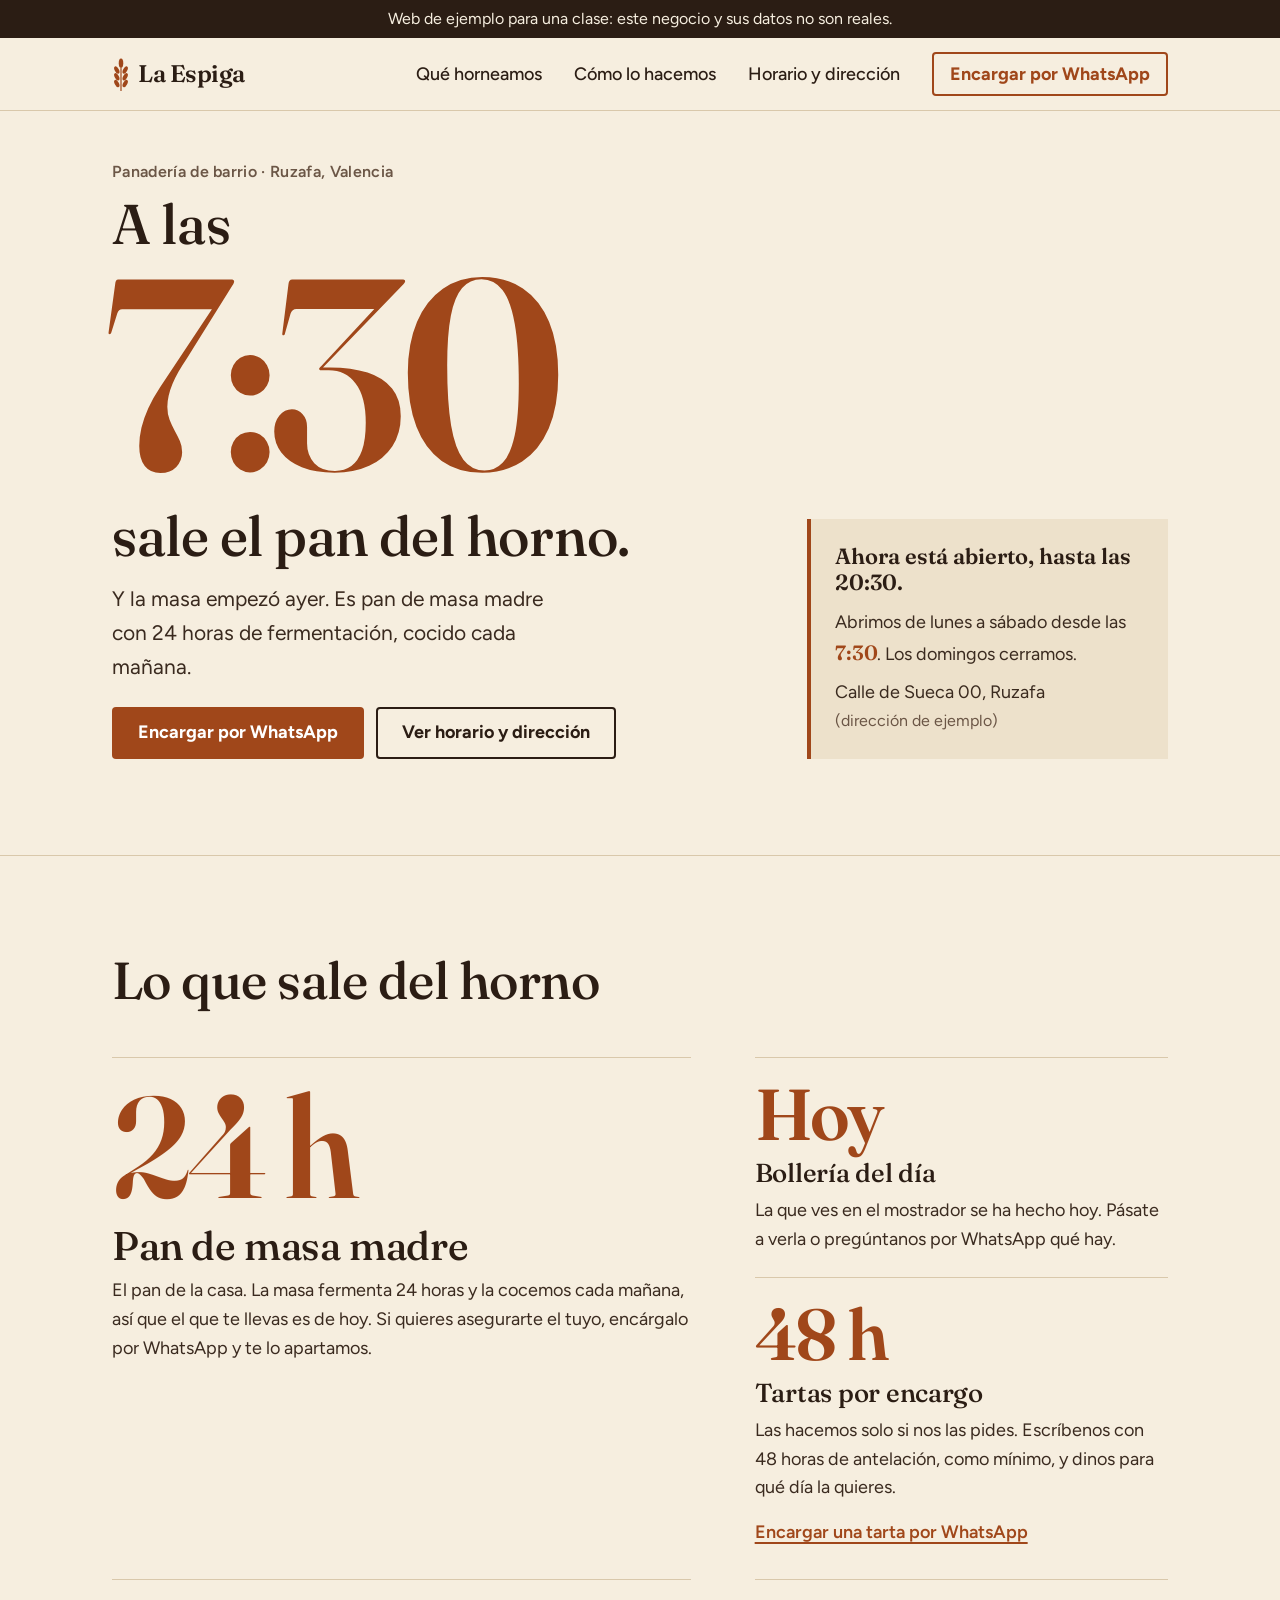
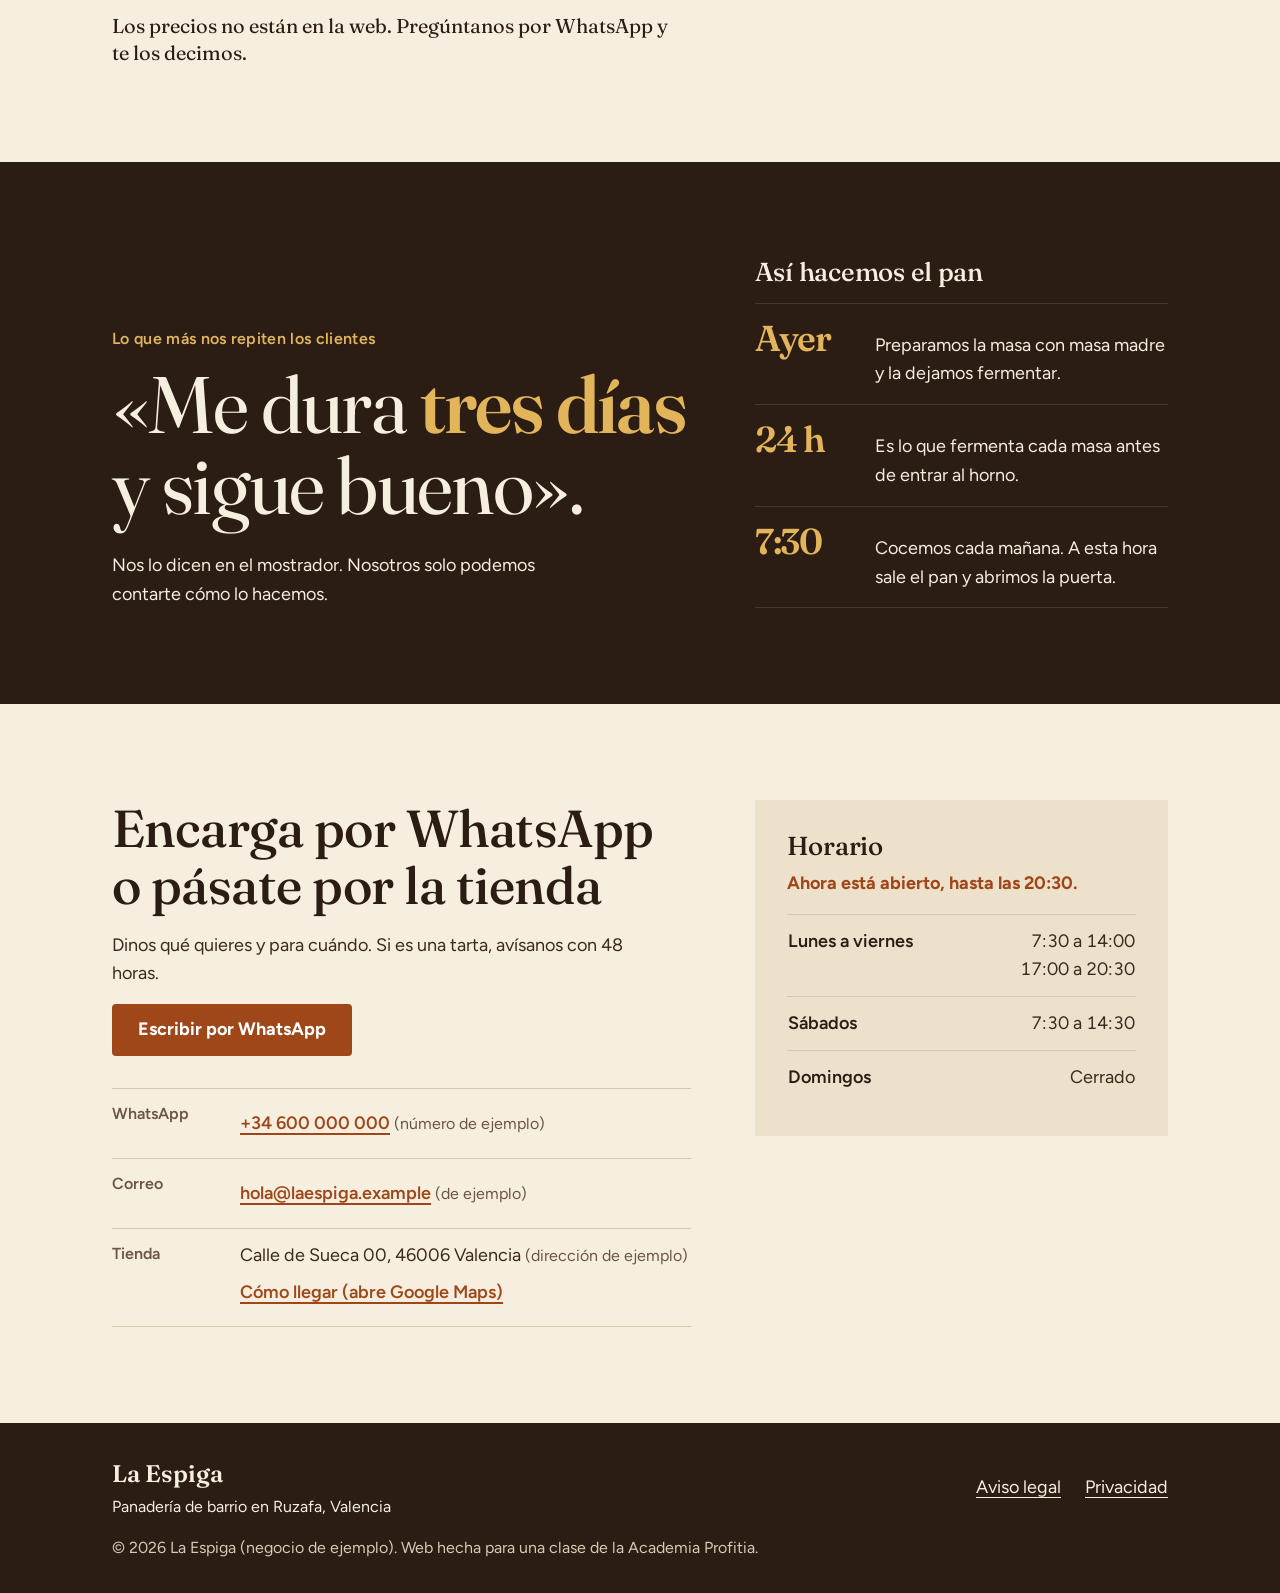
<file: ejemplo/la-espiga/index.html>
<!doctype html>
<html lang="es">
<head>
<meta charset="utf-8">
<meta name="viewport" content="width=device-width, initial-scale=1">
<title>La Espiga · Pan de masa madre en Ruzafa, Valencia</title>
<meta name="description" content="Panadería de barrio en Ruzafa. Pan de masa madre con 24 horas de fermentación, que sale del horno a las 7:30. Encarga por WhatsApp. Web de ejemplo.">
<meta property="og:type" content="website">
<meta property="og:locale" content="es_ES">
<meta property="og:title" content="La Espiga · Pan de masa madre en Ruzafa">
<meta property="og:description" content="A las 7:30 sale el pan del horno. Masa madre con 24 horas de fermentación, bollería del día y tartas por encargo.">
<meta name="theme-color" content="#2B1D14">
<link rel="preload" href="fuentes/fraunces.woff2" as="font" type="font/woff2" crossorigin>
<link rel="stylesheet" href="estilos.css">
<link rel="icon" href="favicon.svg" type="image/svg+xml">
<script src="script.js" defer></script>
<script type="application/ld+json">
{
  "@context": "https://schema.org",
  "@type": "Bakery",
  "name": "La Espiga",
  "description": "Panadería de barrio en Ruzafa (Valencia). Pan de masa madre con 24 horas de fermentación, bollería del día y tartas por encargo. Negocio de ejemplo para una clase: los datos de contacto no son reales.",
  "telephone": "+34600000000",
  "email": "hola@laespiga.example",
  "address": {
    "@type": "PostalAddress",
    "streetAddress": "Calle de Sueca 00",
    "postalCode": "46006",
    "addressLocality": "Valencia",
    "addressCountry": "ES"
  },
  "openingHoursSpecification": [
    {
      "@type": "OpeningHoursSpecification",
      "dayOfWeek": ["Monday", "Tuesday", "Wednesday", "Thursday", "Friday"],
      "opens": "07:30",
      "closes": "14:00"
    },
    {
      "@type": "OpeningHoursSpecification",
      "dayOfWeek": ["Monday", "Tuesday", "Wednesday", "Thursday", "Friday"],
      "opens": "17:00",
      "closes": "20:30"
    },
    {
      "@type": "OpeningHoursSpecification",
      "dayOfWeek": "Saturday",
      "opens": "07:30",
      "closes": "14:30"
    }
  ]
}
</script>
</head>
<body>
<a class="saltar" href="#contenido">Saltar al contenido</a>

<p class="aviso-ejemplo">Web de ejemplo para una clase: este negocio y sus datos no son reales.</p>

<header class="cabecera">
  <div class="ancho cabecera__fila">
    <a class="marca" href="#inicio" aria-label="La Espiga, inicio">
      <svg class="marca__espiga" viewBox="0 0 24 44" width="18" height="33" aria-hidden="true" focusable="false">
        <path d="M12 44V14" fill="none" stroke="currentColor" stroke-width="1.6" stroke-linecap="round"/>
        <ellipse cx="12" cy="7" rx="3" ry="6.2" fill="currentColor"/>
        <ellipse cx="6.4" cy="16" rx="2.7" ry="5.4" transform="rotate(-28 6.4 16)" fill="currentColor"/>
        <ellipse cx="17.6" cy="16" rx="2.7" ry="5.4" transform="rotate(28 17.6 16)" fill="currentColor"/>
        <ellipse cx="6.4" cy="25" rx="2.7" ry="5.4" transform="rotate(-28 6.4 25)" fill="currentColor"/>
        <ellipse cx="17.6" cy="25" rx="2.7" ry="5.4" transform="rotate(28 17.6 25)" fill="currentColor"/>
        <ellipse cx="6.4" cy="34" rx="2.7" ry="5.4" transform="rotate(-28 6.4 34)" fill="currentColor"/>
        <ellipse cx="17.6" cy="34" rx="2.7" ry="5.4" transform="rotate(28 17.6 34)" fill="currentColor"/>
      </svg>
      <span class="marca__nombre">La Espiga</span>
    </a>
    <button class="menu-boton" type="button" aria-expanded="false" aria-controls="menu">Menú</button>
    <nav class="menu" id="menu" aria-label="Secciones de la página">
      <ul>
        <li><a href="#horno">Qué horneamos</a></li>
        <li><a href="#masa">Cómo lo hacemos</a></li>
        <li><a href="#contacto">Horario y dirección</a></li>
        <li><a class="menu__whatsapp" href="https://wa.me/34600000000?text=Hola%2C%20La%20Espiga.%20Quiero%20hacer%20un%20encargo%3A%20" rel="noopener">Encargar por WhatsApp</a></li>
      </ul>
    </nav>
  </div>
</header>

<main id="contenido">

  <section class="portada" id="inicio">
    <div class="ancho portada__rejilla">
      <div class="portada__principal">
        <p class="sobretitulo">Panadería de barrio · Ruzafa, Valencia</p>
        <h1 class="portada__titulo">
          <span class="portada__pre">A las</span>
          <span class="cifra portada__hora">7:30</span>
          <span class="portada__frase">sale el pan del horno.</span>
        </h1>
        <p class="portada__entrada">Y la masa empezó ayer. Es pan de masa madre con 24 horas de fermentación, cocido cada mañana.</p>
        <div class="portada__botones">
          <a class="boton boton--principal" href="https://wa.me/34600000000?text=Hola%2C%20La%20Espiga.%20Quiero%20hacer%20un%20encargo%3A%20" rel="noopener">Encargar por WhatsApp</a>
          <a class="boton boton--linea" href="#contacto">Ver horario y dirección</a>
        </div>
      </div>

      <aside class="nota" aria-label="Horario de hoy">
        <p class="nota__estado" data-estado hidden></p>
        <p class="nota__texto">Abrimos de lunes a sábado desde las <span class="cifra cifra--linea">7:30</span>. Los domingos cerramos.</p>
        <p class="nota__texto">Calle de Sueca 00, Ruzafa <span class="marca-ejemplo">(dirección de ejemplo)</span></p>
      </aside>
    </div>
  </section>

  <section class="horno" id="horno">
    <div class="ancho">
      <h2 class="titulo-seccion aparece">Lo que sale del horno</h2>

      <ul class="lista-horno">
        <li class="producto producto--grande aparece">
          <p class="cifra producto__cifra" aria-hidden="true">24 h</p>
          <div class="producto__cuerpo">
            <h3>Pan de masa madre</h3>
            <p>El pan de la casa. La masa fermenta 24 horas y la cocemos cada mañana, así que el que te llevas es de hoy. Si quieres asegurarte el tuyo, encárgalo por WhatsApp y te lo apartamos.</p>
          </div>
        </li>
        <li class="producto aparece">
          <p class="cifra producto__cifra" aria-hidden="true">Hoy</p>
          <div class="producto__cuerpo">
            <h3>Bollería del día</h3>
            <p>La que ves en el mostrador se ha hecho hoy. Pásate a verla o pregúntanos por WhatsApp qué hay.</p>
          </div>
        </li>
        <li class="producto aparece">
          <p class="cifra producto__cifra" aria-hidden="true">48 h</p>
          <div class="producto__cuerpo">
            <h3>Tartas por encargo</h3>
            <p>Las hacemos solo si nos las pides. Escríbenos con 48 horas de antelación, como mínimo, y dinos para qué día la quieres.</p>
            <p><a class="enlace" href="https://wa.me/34600000000?text=Hola%2C%20La%20Espiga.%20Quiero%20encargar%20una%20tarta%20para%20el%20d%C3%ADa%20" rel="noopener">Encargar una tarta por WhatsApp</a></p>
          </div>
        </li>
      </ul>

      <p class="precios aparece">Los precios no están en la web. Pregúntanos por WhatsApp y te los decimos.</p>
    </div>
  </section>

  <section class="masa" id="masa">
    <div class="ancho masa__rejilla">
      <div class="masa__cita aparece">
        <p class="sobretitulo sobretitulo--claro">Lo que más nos repiten los clientes</p>
        <h2 class="masa__frase">«Me dura <span class="cifra cifra--trigo">tres días</span> y sigue bueno».</h2>
        <p class="masa__explica">Nos lo dicen en el mostrador. Nosotros solo podemos contarte cómo lo hacemos.</p>
      </div>

      <div class="masa__pasos">
        <h3 class="masa__subtitulo aparece">Así hacemos el pan</h3>
        <ol class="pasos">
          <li class="paso aparece">
            <p class="cifra cifra--trigo paso__cifra">Ayer</p>
            <p class="paso__texto">Preparamos la masa con masa madre y la dejamos fermentar.</p>
          </li>
          <li class="paso aparece">
            <p class="cifra cifra--trigo paso__cifra">24 h</p>
            <p class="paso__texto">Es lo que fermenta cada masa antes de entrar al horno.</p>
          </li>
          <li class="paso aparece">
            <p class="cifra cifra--trigo paso__cifra">7:30</p>
            <p class="paso__texto">Cocemos cada mañana. A esta hora sale el pan y abrimos la puerta.</p>
          </li>
        </ol>
      </div>
    </div>
  </section>

  <section class="contacto" id="contacto">
    <div class="ancho contacto__rejilla">
      <div class="contacto__encargo aparece">
        <h2 class="titulo-seccion">Encarga por WhatsApp o pásate por la tienda</h2>
        <p>Dinos qué quieres y para cuándo. Si es una tarta, avísanos con 48 horas.</p>
        <p><a class="boton boton--principal" href="https://wa.me/34600000000?text=Hola%2C%20La%20Espiga.%20Quiero%20hacer%20un%20encargo%3A%20" rel="noopener">Escribir por WhatsApp</a></p>
        <dl class="datos">
          <div>
            <dt>WhatsApp</dt>
            <dd><a class="enlace" href="https://wa.me/34600000000" rel="noopener">+34 600 000 000</a> <span class="marca-ejemplo">(número de ejemplo)</span></dd>
          </div>
          <div>
            <dt>Correo</dt>
            <dd><a class="enlace" href="mailto:hola@laespiga.example">hola@laespiga.example</a> <span class="marca-ejemplo">(de ejemplo)</span></dd>
          </div>
          <div>
            <dt>Tienda</dt>
            <dd>Calle de Sueca 00, 46006 Valencia <span class="marca-ejemplo">(dirección de ejemplo)</span><br>
              <a class="enlace" href="https://www.google.com/maps/search/?api=1&amp;query=Calle+de+Sueca+00%2C+46006+Valencia" rel="noopener">Cómo llegar (abre Google Maps)</a></dd>
          </div>
        </dl>
      </div>

      <div class="contacto__horario aparece">
        <h3 class="contacto__subtitulo">Horario</h3>
        <p class="estado-linea" data-estado hidden></p>
        <table class="horario">
          <tbody>
            <tr>
              <th scope="row">Lunes a viernes</th>
              <td><span>7:30 a 14:00</span><span>17:00 a 20:30</span></td>
            </tr>
            <tr>
              <th scope="row">Sábados</th>
              <td><span>7:30 a 14:30</span></td>
            </tr>
            <tr>
              <th scope="row">Domingos</th>
              <td><span>Cerrado</span></td>
            </tr>
          </tbody>
        </table>
      </div>
    </div>
  </section>

</main>

<footer class="pie">
  <div class="ancho pie__fila">
    <p class="pie__marca">La Espiga <span>Panadería de barrio en Ruzafa, Valencia</span></p>
    <ul class="pie__enlaces">
      <li><a href="aviso-legal.html">Aviso legal</a></li>
      <li><a href="privacidad.html">Privacidad</a></li>
    </ul>
    <p class="pie__nota">© 2026 La Espiga (negocio de ejemplo). Web hecha para una clase de la Academia Profitia.</p>
  </div>
</footer>

</body>
</html>
</file>
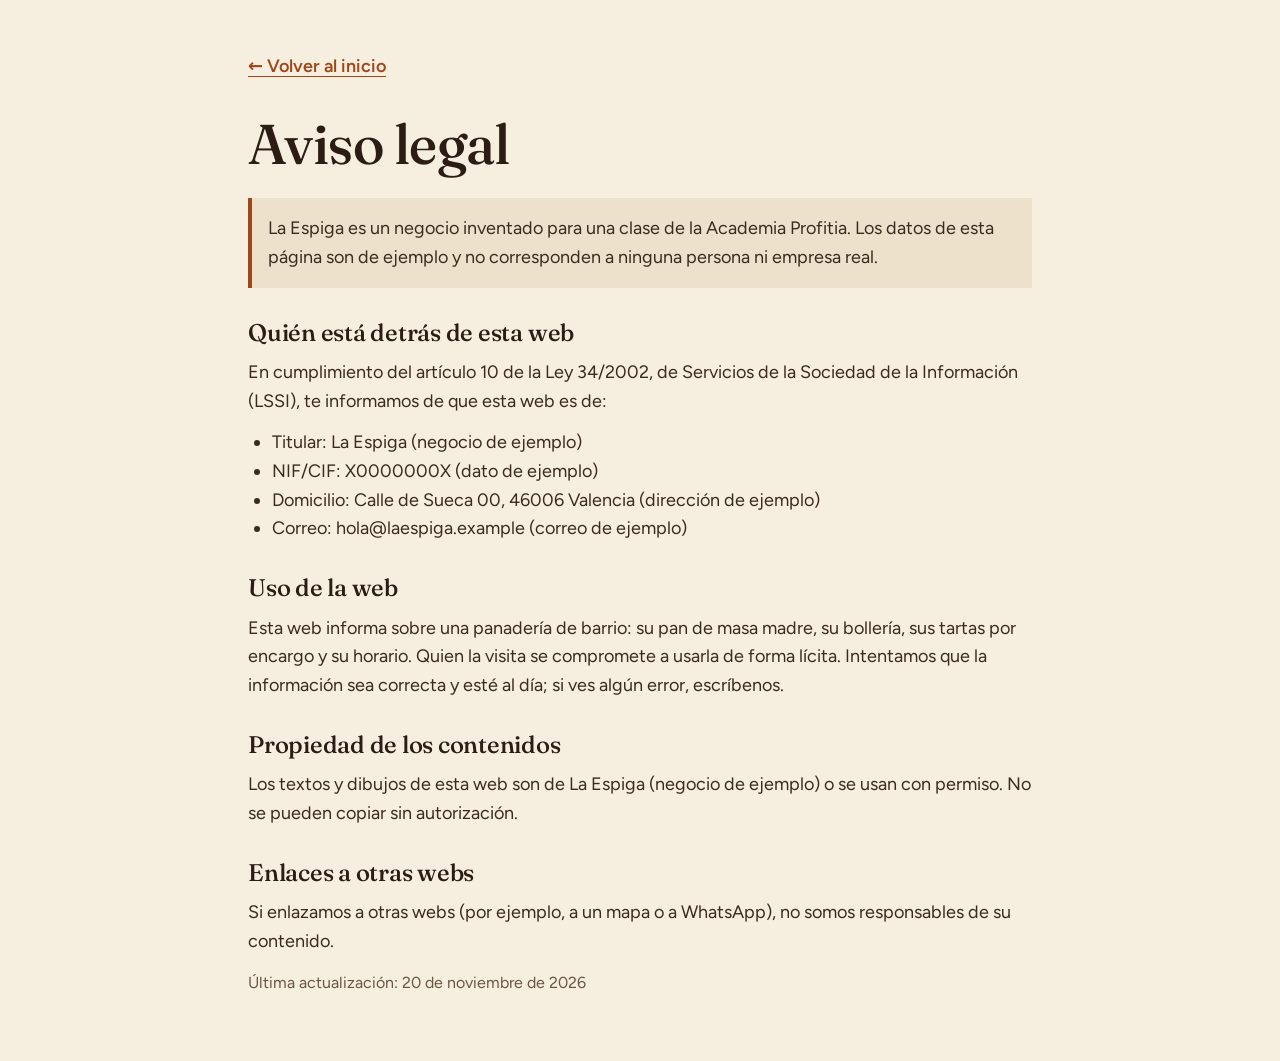
<file: ejemplo/la-espiga/aviso-legal.html>
<!doctype html>
<html lang="es">
<head>
<meta charset="utf-8">
<meta name="viewport" content="width=device-width, initial-scale=1">
<title>Aviso legal · La Espiga</title>
<meta name="description" content="Aviso legal de La Espiga, panadería de ejemplo en Ruzafa, Valencia.">
<link rel="stylesheet" href="estilos.css">
<link rel="icon" href="favicon.svg" type="image/svg+xml">
</head>
<body>
<main class="pagina-simple">
  <p><a href="index.html">← Volver al inicio</a></p>
  <h1>Aviso legal</h1>

  <p class="nota-ejemplo">La Espiga es un negocio inventado para una clase de la Academia Profitia. Los datos de esta página son de ejemplo y no corresponden a ninguna persona ni empresa real.</p>

  <h2>Quién está detrás de esta web</h2>
  <p>En cumplimiento del artículo 10 de la Ley 34/2002, de Servicios de la Sociedad de la Información
  (LSSI), te informamos de que esta web es de:</p>
  <ul>
    <li>Titular: La Espiga (negocio de ejemplo)</li>
    <li>NIF/CIF: X0000000X (dato de ejemplo)</li>
    <li>Domicilio: Calle de Sueca 00, 46006 Valencia (dirección de ejemplo)</li>
    <li>Correo: hola@laespiga.example (correo de ejemplo)</li>
  </ul>

  <h2>Uso de la web</h2>
  <p>Esta web informa sobre una panadería de barrio: su pan de masa madre, su bollería, sus tartas por
  encargo y su horario. Quien la visita se compromete a usarla de forma lícita. Intentamos que la
  información sea correcta y esté al día; si ves algún error, escríbenos.</p>

  <h2>Propiedad de los contenidos</h2>
  <p>Los textos y dibujos de esta web son de La Espiga (negocio de ejemplo) o se usan con permiso. No se
  pueden copiar sin autorización.</p>

  <h2>Enlaces a otras webs</h2>
  <p>Si enlazamos a otras webs (por ejemplo, a un mapa o a WhatsApp), no somos responsables de
  su contenido.</p>

  <p><small>Última actualización: 20 de noviembre de 2026</small></p>
</main>
</body>
</html>
</file>
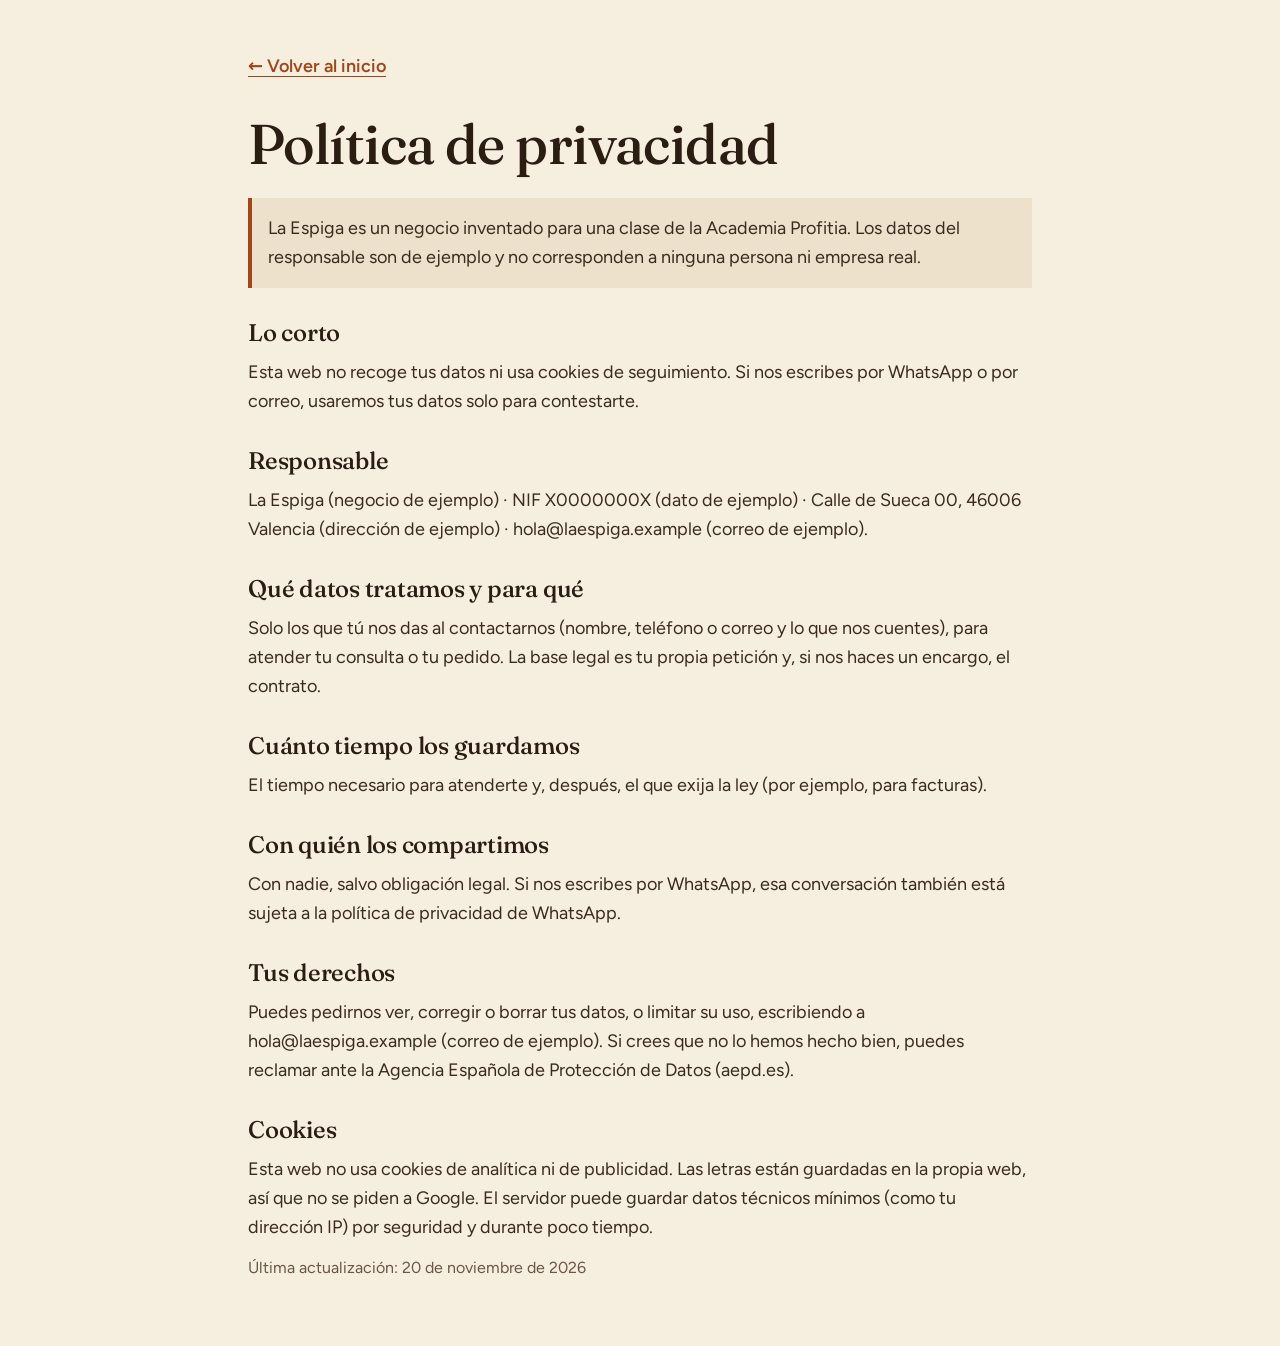
<file: ejemplo/la-espiga/privacidad.html>
<!doctype html>
<html lang="es">
<head>
<meta charset="utf-8">
<meta name="viewport" content="width=device-width, initial-scale=1">
<title>Privacidad · La Espiga</title>
<meta name="description" content="Política de privacidad de La Espiga, panadería de ejemplo en Ruzafa, Valencia.">
<link rel="stylesheet" href="estilos.css">
<link rel="icon" href="favicon.svg" type="image/svg+xml">
</head>
<body>
<main class="pagina-simple">
  <p><a href="index.html">← Volver al inicio</a></p>
  <h1>Política de privacidad</h1>

  <p class="nota-ejemplo">La Espiga es un negocio inventado para una clase de la Academia Profitia. Los datos del responsable son de ejemplo y no corresponden a ninguna persona ni empresa real.</p>

  <h2>Lo corto</h2>
  <p>Esta web no recoge tus datos ni usa cookies de seguimiento. Si nos escribes por WhatsApp o por
  correo, usaremos tus datos solo para contestarte.</p>

  <h2>Responsable</h2>
  <p>La Espiga (negocio de ejemplo) · NIF X0000000X (dato de ejemplo) · Calle de Sueca 00, 46006
  Valencia (dirección de ejemplo) · hola@laespiga.example (correo de ejemplo).</p>

  <h2>Qué datos tratamos y para qué</h2>
  <p>Solo los que tú nos das al contactarnos (nombre, teléfono o correo y lo que nos cuentes), para
  atender tu consulta o tu pedido. La base legal es tu propia petición y, si nos haces un encargo,
  el contrato.</p>

  <h2>Cuánto tiempo los guardamos</h2>
  <p>El tiempo necesario para atenderte y, después, el que exija la ley (por ejemplo, para facturas).</p>

  <h2>Con quién los compartimos</h2>
  <p>Con nadie, salvo obligación legal. Si nos escribes por WhatsApp, esa conversación también está
  sujeta a la política de privacidad de WhatsApp.</p>

  <h2>Tus derechos</h2>
  <p>Puedes pedirnos ver, corregir o borrar tus datos, o limitar su uso, escribiendo a
  hola@laespiga.example (correo de ejemplo). Si crees que no lo hemos hecho bien, puedes reclamar ante
  la Agencia Española de Protección de Datos (aepd.es).</p>

  <h2>Cookies</h2>
  <p>Esta web no usa cookies de analítica ni de publicidad. Las letras están guardadas en la propia web,
  así que no se piden a Google. El servidor puede guardar datos técnicos mínimos (como tu dirección IP)
  por seguridad y durante poco tiempo.</p>

  <p><small>Última actualización: 20 de noviembre de 2026</small></p>
</main>
</body>
</html>
</file>
<file: ejemplo/la-espiga/estilos.css>
/* La Espiga · estilos
   Dirección «La hora del pan»: colores de pan y los números de la casa en grande. */

@font-face {
  font-family: "Fraunces";
  src: url("fuentes/fraunces.woff2") format("woff2");
  font-weight: 400 700;
  font-style: normal;
  font-display: swap;
}

@font-face {
  font-family: "Figtree";
  src: url("fuentes/figtree.woff2") format("woff2");
  font-weight: 400 700;
  font-style: normal;
  font-display: swap;
}

:root {
  /* Colores: salen del pan */
  --corteza: #2B1D14;   /* corteza muy tostada: fondo oscuro y títulos */
  --miga: #F6EEDF;      /* harina y miga: fondo */
  --miga-2: #EDE1CB;    /* miga más tostada: bloques */
  --horno: #A0471A;     /* corteza dorada: acento y números */
  --horno-2: #853A14;   /* acento al pasar por encima */
  --trigo: #E3B55B;     /* trigo: acento sobre fondo oscuro */
  --texto: #3A2A1F;
  --suave: #6B5646;
  --raya: #D9C8AB;
  --raya-oscura: #4A372A;

  /* Letras */
  --titulos: "Fraunces", Georgia, "Times New Roman", serif;
  --cuerpo: "Figtree", "Segoe UI", system-ui, sans-serif;

  /* Espacios, de 4 en 4 */
  --e1: 4px;
  --e2: 8px;
  --e3: 12px;
  --e4: 16px;
  --e6: 24px;
  --e8: 32px;
  --e12: 48px;
  --e16: 64px;
  --e24: 96px;

  --curva: cubic-bezier(0.23, 1, 0.32, 1);
}

*,
*::before,
*::after {
  box-sizing: border-box;
}

html {
  scroll-behavior: smooth;
  -webkit-text-size-adjust: 100%;
}

body {
  margin: 0;
  background: var(--miga);
  color: var(--texto);
  font-family: var(--cuerpo);
  font-size: 1.0625rem;
  line-height: 1.6;
}

h1, h2, h3, p, ul, ol, dl, dd, table {
  margin: 0;
}

ul, ol {
  padding: 0;
  list-style: none;
}

h1, h2, h3 {
  font-family: var(--titulos);
  font-weight: 500;
  color: var(--corteza);
  line-height: 1.1;
  letter-spacing: -0.01em;
}

a {
  color: inherit;
}

:focus-visible {
  outline: 3px solid var(--horno);
  outline-offset: 3px;
  border-radius: 2px;
}

.masa :focus-visible,
.pie :focus-visible,
.aviso-ejemplo :focus-visible {
  outline-color: var(--trigo);
}

[hidden] {
  display: none !important;
}

.ancho {
  width: 100%;
  max-width: 1120px;
  margin-inline: auto;
  padding-inline: var(--e4);
}

.saltar {
  position: absolute;
  left: var(--e4);
  top: -100px;
  z-index: 20;
  padding: var(--e3) var(--e4);
  background: var(--corteza);
  color: var(--miga);
}

.saltar:focus {
  top: var(--e2);
}

/* ---------- La firma: los números de la casa ---------- */

.cifra {
  font-family: var(--titulos);
  font-weight: 600;
  font-variant-numeric: lining-nums tabular-nums;
  letter-spacing: -0.03em;
  line-height: 0.9;
  color: var(--horno);
}

.cifra--linea {
  font-size: 1.15em;
  letter-spacing: -0.01em;
  line-height: inherit;
}

.cifra--trigo {
  color: var(--trigo);
}

/* ---------- Aviso de web de ejemplo ---------- */

.aviso-ejemplo {
  padding: var(--e2) var(--e4);
  background: var(--corteza);
  color: var(--miga);
  font-size: 1rem;
  line-height: 1.4;
  text-align: center;
}

.marca-ejemplo {
  color: var(--suave);
  font-size: 1rem;
  white-space: nowrap;
}

/* ---------- Cabecera ---------- */

.cabecera {
  position: sticky;
  top: 0;
  z-index: 10;
  background: var(--miga);
  border-bottom: 1px solid var(--raya);
}

.cabecera__fila {
  display: flex;
  align-items: center;
  justify-content: space-between;
  flex-wrap: wrap;
  min-height: 60px;
}

.marca {
  display: inline-flex;
  align-items: center;
  gap: var(--e2);
  min-height: 44px;
  color: var(--corteza);
  text-decoration: none;
}

.marca__espiga {
  color: var(--horno);
  flex: none;
}

.marca__nombre {
  font-family: var(--titulos);
  font-size: 1.5rem;
  font-weight: 600;
  letter-spacing: -0.02em;
}

.menu-boton {
  display: none;
  min-width: 44px;
  min-height: 44px;
  padding: var(--e2) var(--e4);
  border: 1.5px solid var(--corteza);
  border-radius: 4px;
  background: transparent;
  color: var(--corteza);
  font: inherit;
  font-weight: 600;
  cursor: pointer;
}

.menu {
  width: 100%;
  padding-bottom: var(--e3);
}

.menu ul {
  display: flex;
  flex-direction: column;
}

.menu a {
  display: flex;
  align-items: center;
  min-height: 44px;
  color: var(--corteza);
  font-weight: 500;
  text-decoration: none;
}

.menu a:hover {
  text-decoration: underline;
  text-decoration-thickness: 2px;
  text-underline-offset: 6px;
  text-decoration-color: var(--horno);
}

.menu .menu__whatsapp {
  color: var(--horno);
  font-weight: 700;
}

/* Con JavaScript, en móvil el menú se pliega tras el botón */
.js .menu-boton {
  display: inline-block;
}

.js .menu {
  display: none;
}

.js .menu.menu--abierto {
  display: block;
}

/* ---------- Botones y enlaces ---------- */

.boton {
  display: inline-flex;
  align-items: center;
  justify-content: center;
  min-height: 52px;
  padding: var(--e3) var(--e6);
  border: 2px solid transparent;
  border-radius: 4px;
  font-weight: 700;
  line-height: 1.2;
  text-align: center;
  text-decoration: none;
  transition: background-color 200ms var(--curva), color 200ms var(--curva), border-color 200ms var(--curva);
}

.boton--principal {
  background: var(--horno);
  color: #fff;
}

.boton--principal:hover {
  background: var(--horno-2);
}

.boton--linea {
  border-color: var(--corteza);
  color: var(--corteza);
}

.boton--linea:hover {
  background: var(--corteza);
  color: var(--miga);
}

.enlace {
  display: inline-block;
  padding-block: var(--e2);
  color: var(--horno);
  font-weight: 600;
  text-decoration: underline;
  text-decoration-thickness: 1.5px;
  text-underline-offset: 4px;
}

.enlace:hover {
  color: var(--horno-2);
  text-decoration-thickness: 2.5px;
}

.sobretitulo {
  color: var(--suave);
  font-size: 1rem;
  font-weight: 600;
  letter-spacing: 0.02em;
}

.sobretitulo--claro {
  color: var(--trigo);
}

.titulo-seccion {
  max-width: 16ch;
  font-size: clamp(2rem, 6vw, 3.25rem);
}

/* ---------- Portada ---------- */

.portada {
  padding-block: var(--e6) var(--e12);
}

.portada__rejilla {
  display: grid;
  gap: var(--e8);
}

.portada__titulo {
  margin-top: var(--e2);
}

.portada__titulo span {
  display: block;
}

.portada__pre,
.portada__frase {
  font-size: clamp(1.75rem, 7vw, 3.5rem);
}

.portada__hora {
  margin-block: 0.02em 0.08em;
  margin-left: -0.04em;
  font-size: clamp(6.5rem, 34vw, 17rem);
  line-height: 0.82;
}

.portada__entrada {
  max-width: 34ch;
  margin-top: var(--e4);
  font-size: 1.125rem;
}

.portada__botones {
  display: flex;
  flex-direction: column;
  gap: var(--e3);
  margin-top: var(--e6);
}

.nota {
  align-self: end;
  padding: var(--e6);
  background: var(--miga-2);
  border-left: 4px solid var(--horno);
}

.nota__estado {
  margin-bottom: var(--e3);
  color: var(--corteza);
  font-family: var(--titulos);
  font-size: 1.375rem;
  font-weight: 600;
  line-height: 1.2;
}

.nota__texto + .nota__texto {
  margin-top: var(--e2);
}

/* ---------- Lo que sale del horno ---------- */

.horno {
  padding-block: var(--e12);
  border-top: 1px solid var(--raya);
}

.lista-horno {
  margin-top: var(--e8);
}

.producto {
  display: grid;
  gap: var(--e3);
  padding-block: var(--e6);
  border-top: 1px solid var(--raya);
}

.producto:last-child {
  border-bottom: 1px solid var(--raya);
}

.producto__cifra {
  font-size: clamp(3rem, 13vw, 4.5rem);
}

.producto--grande .producto__cifra {
  font-size: clamp(4.5rem, 22vw, 9rem);
}

.producto h3 {
  font-size: 1.625rem;
}

.producto--grande h3 {
  font-size: clamp(1.75rem, 5vw, 2.5rem);
}

.producto__cuerpo p {
  max-width: 52ch;
  margin-top: var(--e2);
}

.precios {
  max-width: 44ch;
  margin-top: var(--e8);
  color: var(--corteza);
  font-family: var(--titulos);
  font-size: 1.25rem;
  line-height: 1.35;
}

/* ---------- La masa: bloque oscuro ---------- */

.masa {
  padding-block: var(--e16);
  background: var(--corteza);
  color: var(--miga);
}

.masa__rejilla {
  display: grid;
  gap: var(--e12);
}

.masa__frase {
  margin-top: var(--e3);
  color: var(--miga);
  font-size: clamp(2.5rem, 10vw, 5rem);
  font-weight: 400;
  line-height: 1.02;
  letter-spacing: -0.02em;
}

.masa__frase .cifra {
  font-weight: 600;
  line-height: inherit;
  letter-spacing: inherit;
}

.masa__explica {
  max-width: 36ch;
  margin-top: var(--e6);
}

.masa__subtitulo {
  color: var(--miga);
  font-size: 1.625rem;
}

.pasos {
  margin-top: var(--e4);
}

.paso {
  display: grid;
  grid-template-columns: 6.5rem 1fr;
  gap: var(--e4);
  align-items: baseline;
  padding-block: var(--e4);
  border-top: 1px solid var(--raya-oscura);
}

.paso:last-child {
  border-bottom: 1px solid var(--raya-oscura);
}

.paso__cifra {
  font-size: 2.25rem;
  line-height: 1;
}

/* ---------- Contacto ---------- */

.contacto {
  padding-block: var(--e16);
}

.contacto__rejilla {
  display: grid;
  gap: var(--e12);
}

.contacto__encargo > p {
  max-width: 44ch;
  margin-top: var(--e4);
}

.datos {
  margin-top: var(--e8);
  border-top: 1px solid var(--raya);
}

.datos > div {
  display: grid;
  gap: var(--e1);
  padding-block: var(--e3);
  border-bottom: 1px solid var(--raya);
}

.datos dt {
  color: var(--suave);
  font-size: 1rem;
  font-weight: 600;
}

.contacto__horario {
  align-self: start;
  padding: var(--e6);
  background: var(--miga-2);
}

.contacto__subtitulo {
  font-size: 1.625rem;
}

.estado-linea {
  margin-top: var(--e2);
  color: var(--horno);
  font-weight: 700;
}

.horario {
  width: 100%;
  margin-top: var(--e4);
  border-collapse: collapse;
  font-variant-numeric: lining-nums tabular-nums;
}

.horario th,
.horario td {
  padding-block: var(--e3);
  border-top: 1px solid var(--raya);
  vertical-align: top;
}

.horario th {
  padding-right: var(--e4);
  color: var(--corteza);
  font-weight: 600;
  text-align: left;
}

.horario td {
  text-align: right;
}

.horario td span {
  display: block;
}

/* ---------- Pie ---------- */

.pie {
  padding-block: var(--e8);
  background: var(--corteza);
  color: var(--miga);
}

.pie__fila {
  display: grid;
  gap: var(--e4);
}

.pie__marca {
  font-family: var(--titulos);
  font-size: 1.5rem;
  font-weight: 600;
}

.pie__marca span {
  display: block;
  font-family: var(--cuerpo);
  font-size: 1rem;
  font-weight: 400;
}

.pie__enlaces {
  display: flex;
  gap: var(--e6);
}

.pie__enlaces a {
  display: inline-flex;
  align-items: center;
  min-height: 44px;
  text-underline-offset: 4px;
}

.pie__enlaces a:hover {
  color: var(--trigo);
}

.pie__nota {
  color: #D8C9B2;
  font-size: 1rem;
}

/* ---------- Páginas sencillas: legales y 404 ---------- */

.pagina-simple {
  max-width: 68ch;
  margin-inline: auto;
  padding: var(--e8) var(--e4) var(--e16);
}

.pagina-simple h1 {
  margin-block: var(--e6);
  font-size: clamp(2.25rem, 8vw, 3.5rem);
}

.pagina-simple h2 {
  margin-top: var(--e8);
  font-size: 1.5rem;
}

.pagina-simple p,
.pagina-simple ul {
  margin-top: var(--e3);
}

.pagina-simple ul {
  padding-left: var(--e6);
  list-style: disc;
}

.pagina-simple a {
  display: inline-block;
  padding-block: var(--e2);
  color: var(--horno);
  font-weight: 600;
  text-underline-offset: 4px;
}

.pagina-simple small {
  color: var(--suave);
  font-size: 1rem;
}

.pagina-simple .nota-ejemplo {
  padding: var(--e4);
  background: var(--miga-2);
  border-left: 4px solid var(--horno);
}

/* ---------- Apariciones suaves (solo con JavaScript) ---------- */

.js .aparece {
  opacity: 0;
  transform: translateY(12px);
  transition: opacity 500ms var(--curva), transform 500ms var(--curva);
}

.js .aparece.visible {
  opacity: 1;
  transform: none;
}

/* ---------- Pantallas medianas ---------- */

@media (min-width: 560px) {
  .ancho {
    padding-inline: var(--e8);
  }

  .portada__botones {
    flex-direction: row;
    flex-wrap: wrap;
  }

  .producto {
    grid-template-columns: 11rem 1fr;
    gap: var(--e8);
    align-items: baseline;
  }

  .producto--grande {
    grid-template-columns: 1fr;
    gap: var(--e3);
  }

  .datos > div {
    grid-template-columns: 7rem 1fr;
    gap: var(--e4);
  }
}

/* ---------- Pantallas grandes ---------- */

@media (min-width: 900px) {
  body {
    font-size: 1.125rem;
  }

  .cabecera__fila {
    flex-wrap: nowrap;
    min-height: 72px;
  }

  .js .menu-boton {
    display: none;
  }

  .menu,
  .js .menu {
    display: block;
    width: auto;
    padding-bottom: 0;
  }

  .menu ul {
    flex-direction: row;
    align-items: center;
    gap: var(--e8);
  }

  .menu .menu__whatsapp {
    padding-inline: var(--e4);
    border: 2px solid var(--horno);
    border-radius: 4px;
  }

  .menu .menu__whatsapp:hover {
    background: var(--horno);
    color: #fff;
    text-decoration: none;
  }

  .portada {
    padding-block: var(--e12) var(--e24);
  }

  .portada__rejilla {
    grid-template-columns: 7fr 4fr;
    gap: var(--e16);
  }

  .portada__entrada {
    font-size: 1.3125rem;
  }

  .horno {
    padding-block: var(--e24);
  }

  .lista-horno {
    display: grid;
    grid-template-columns: 7fr 5fr;
    column-gap: var(--e16);
    margin-top: var(--e12);
  }

  .producto--grande {
    grid-row: span 2;
    align-content: start;
    border-bottom: 1px solid var(--raya);
  }

  .producto:not(.producto--grande) {
    grid-template-columns: 1fr;
    gap: var(--e3);
  }

  .masa {
    padding-block: var(--e24);
  }

  .masa__rejilla {
    grid-template-columns: 7fr 5fr;
    gap: var(--e16);
    align-items: end;
  }

  .contacto {
    padding-block: var(--e24);
  }

  .contacto__rejilla {
    grid-template-columns: 7fr 5fr;
    gap: var(--e16);
  }

  .contacto__horario {
    padding: var(--e8);
  }

  .pie__fila {
    grid-template-columns: 1fr auto;
    align-items: center;
  }

  .pie__nota {
    grid-column: 1 / -1;
  }
}

/* ---------- Sin movimiento para quien lo pide ---------- */

@media (prefers-reduced-motion: reduce) {
  html {
    scroll-behavior: auto;
  }

  .js .aparece {
    opacity: 1;
    transform: none;
    transition: none;
  }

  .boton {
    transition: none;
  }
}
</file>
